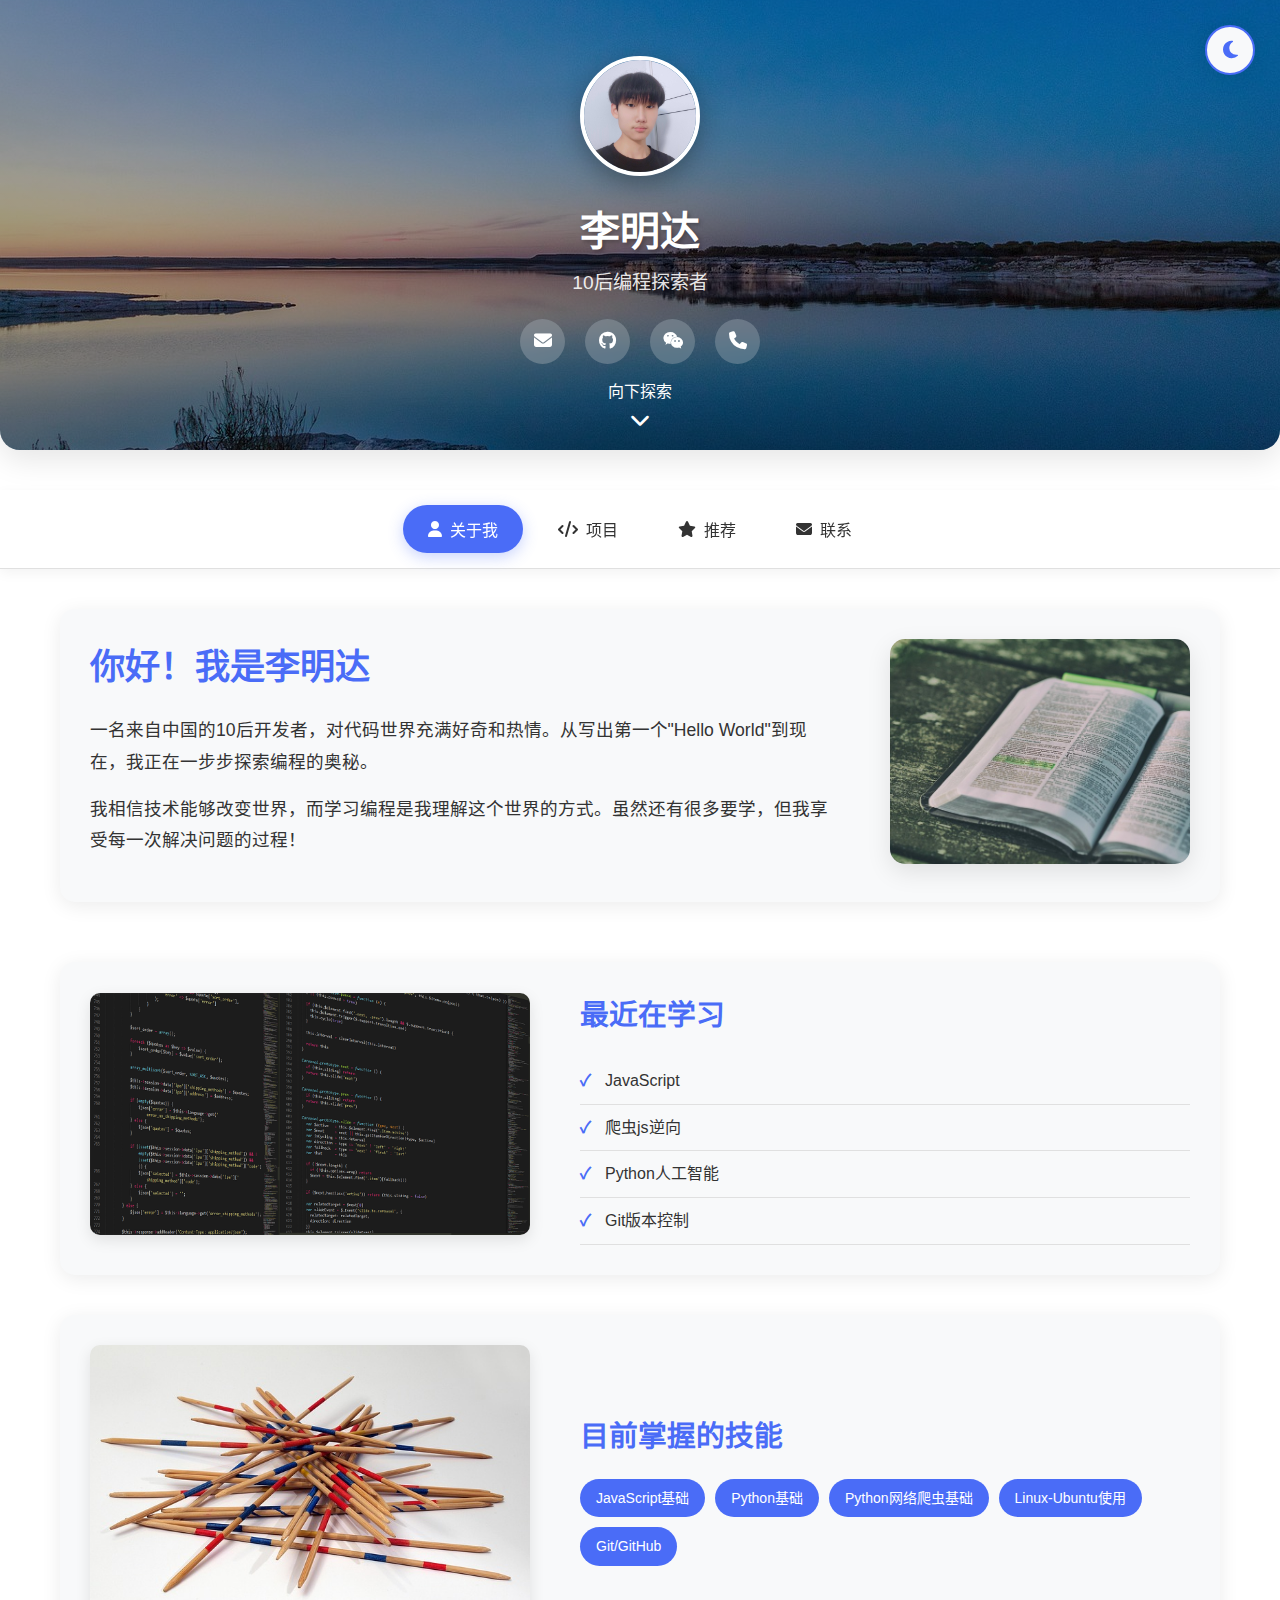
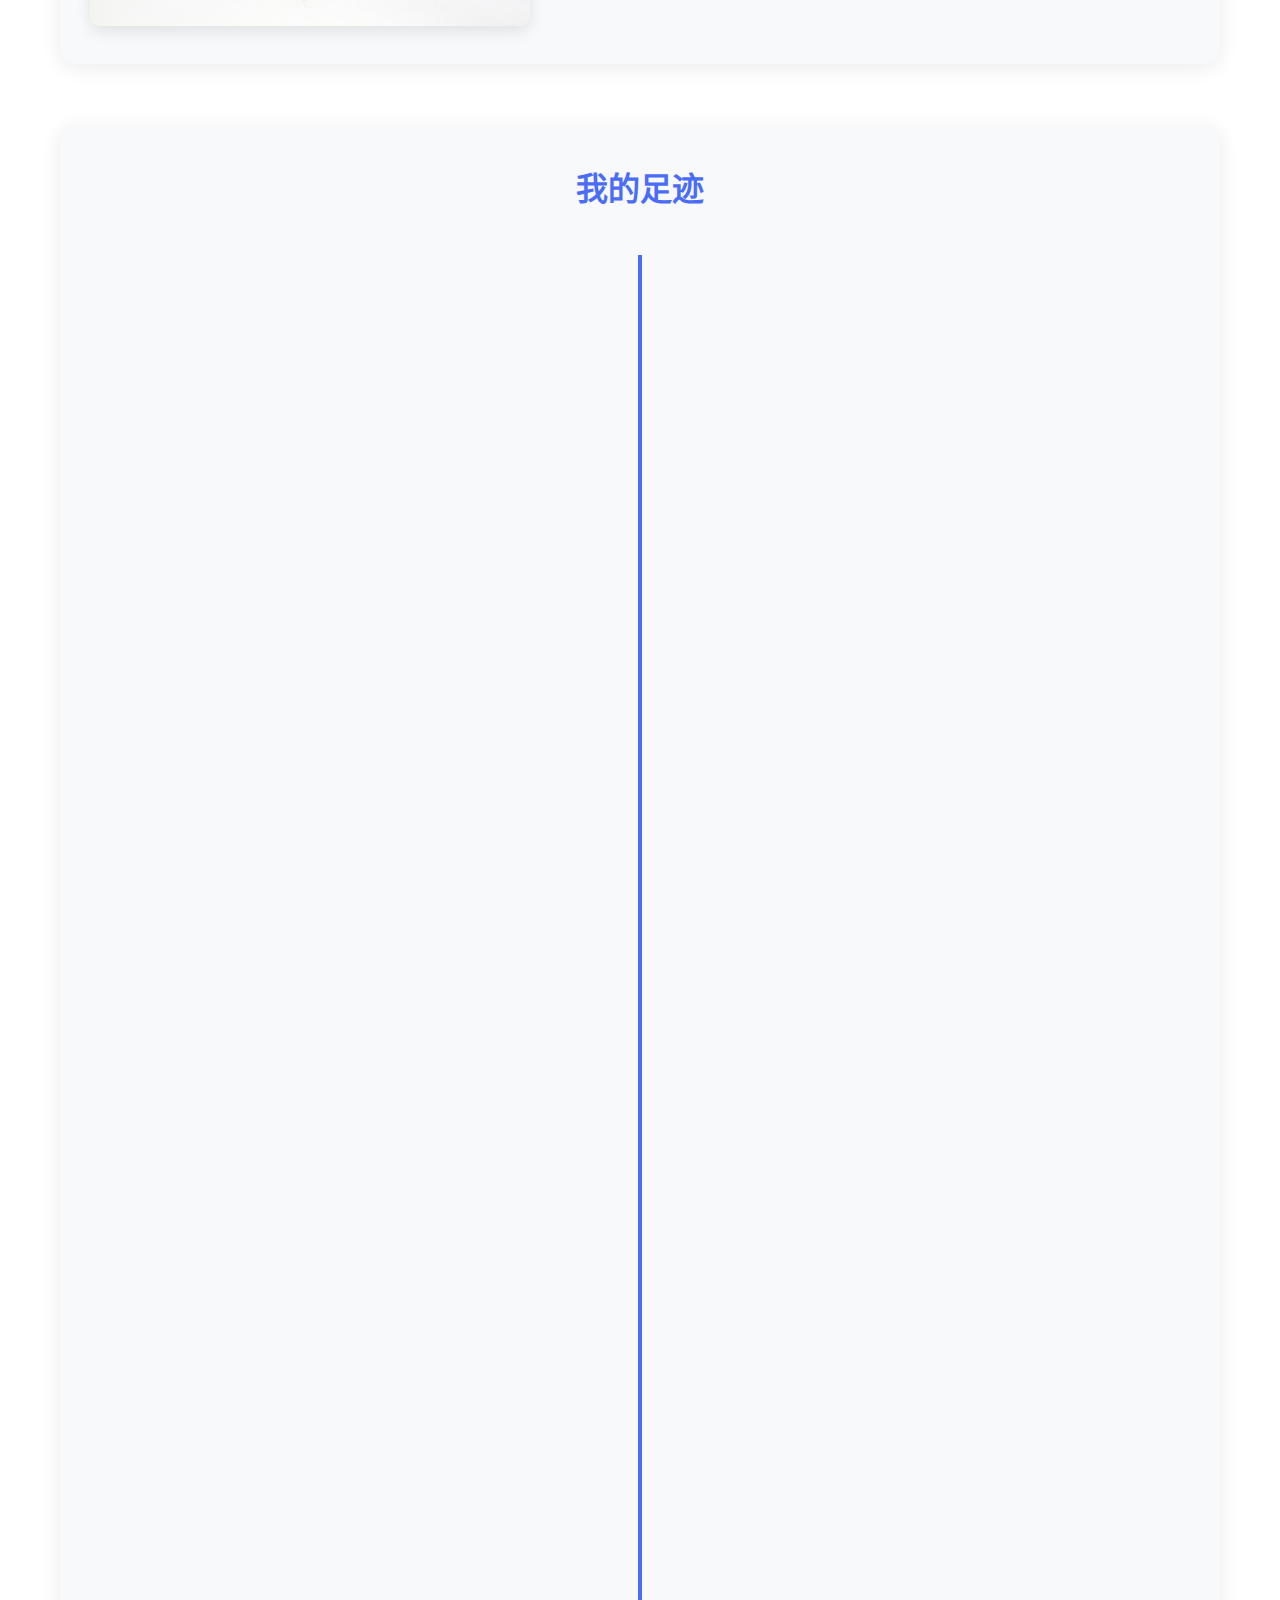
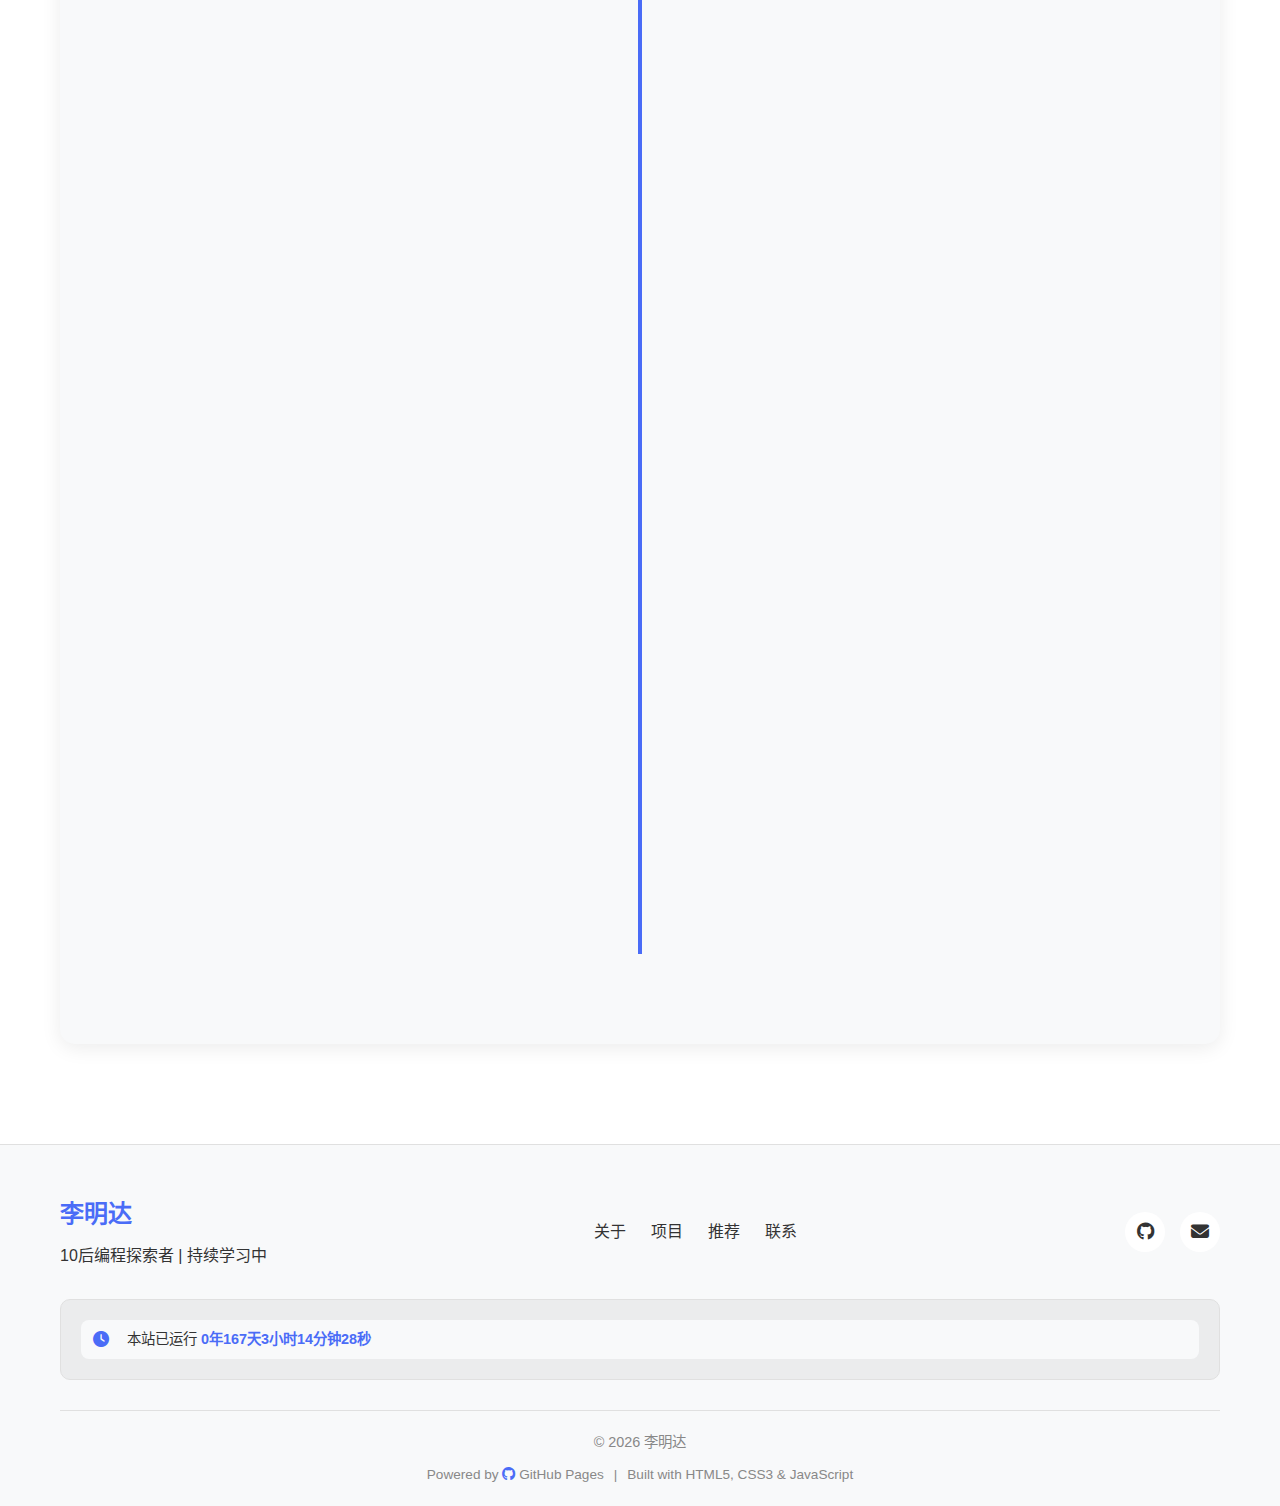
<file: index.html>
<!DOCTYPE html>
<html lang="zh-CN">
<head>
    <meta charset="UTF-8">
    <meta name="viewport" content="width=device-width, initial-scale=1.0">
    <title>个人网页</title>
    <link rel="stylesheet" href="https://cdnjs.cloudflare.com/ajax/libs/font-awesome/6.4.0/css/all.min.css">
    <link rel="stylesheet" href="css/style.css">
</head>
<body>
    <!-- 主题切换按钮 -->
    <button id="theme-toggle" class="theme-toggle">
        <i class="fas fa-moon"></i>
    </button>

    <!-- 顶部轮播区 -->
    <header class="hero-section">
        <div class="photo-slideshow" id="slideshow">
            <!-- 图片将通过JS动态加载 -->
        </div>

        <div class="hero-overlay">
            <div class="avatar-container">
                <img src="./photos/myphoto.jpg" alt="李明达" class="floating-avatar">
                <h1 class="hero-title">李明达</h1>
                <p class="hero-subtitle">10后编程探索者</p>

                <div class="quick-contact">
                    <a href="mailto:limingda1212@outlook.com" class="contact-icon" title="邮箱">
                        <i class="fas fa-envelope"></i>
                    </a>
                    <a href="https://github.com/limingda1212" target="_blank" class="contact-icon" title="GitHub">
                        <i class="fab fa-github"></i>
                    </a>
                    <a href="https://weixin.qq.com/" class="contact-icon" title="微信号: limingda1212">
                        <i class="fab fa-weixin"></i>
                    </a>
                    <a href="tel:+8617686965698" class="contact-icon" title="电话: +86 17686965698">
                        <i class="fas fa-phone"></i>
                    </a>
                </div>

                <div class="scroll-indicator">
                    <span>向下探索</span>
                    <i class="fas fa-chevron-down"></i>
                </div>
            </div>
        </div>
    </header>

    <!-- 主要内容区 -->
    <main class="main-content">
        <!-- 导航标签 -->
        <nav class="content-tabs">
            <div class="container">
                <div class="tabs-wrapper">
                    <button class="tab-btn active" data-tab="about">
                        <i class="fas fa-user"></i> 关于我
                    </button>
                    <button class="tab-btn" data-tab="projects">
                        <i class="fas fa-code"></i> 项目
                    </button>
                    <button class="tab-btn" data-tab="recommendations">
                        <i class="fas fa-star"></i> 推荐
                    </button>
                    <button class="tab-btn" data-tab="contact">
                        <i class="fas fa-envelope"></i> 联系
                    </button>
                </div>
            </div>
        </nav>

        <!-- 标签内容区 -->
        <div class="container">
            <!-- 关于我 -->
            <section class="tab-content active" id="about">
                <div class="about-intro">
                    <div class="intro-text">
                        <h2>你好！我是李明达</h2>
                        <p>一名来自中国的10后开发者，对代码世界充满好奇和热情。从写出第一个"Hello World"到现在，我正在一步步探索编程的奥秘。</p>
                        <p>我相信技术能够改变世界，而学习编程是我理解这个世界的方式。虽然还有很多要学，但我享受每一次解决问题的过程！</p>
                    </div>
                    <div class="intro-photo">
                        <img src="./photos/about1.jpg" alt="学习" class="rounded-photo">
                    </div>
                </div>

                <!-- 交替展示部分 -->
                <div class="alternating-section">
                    <div class="alternating-item">
                        <div class="item-photo">
                            <img src="./photos/coding.png" alt="编程">
                        </div>
                        <div class="item-text">
                            <h3>最近在学习</h3>
                            <ul class="learning-list">
                                <li>JavaScript</li>
                                <li>爬虫js逆向</li>
                                <li>Python人工智能</li>
                                <li>Git版本控制</li>
                            </ul>
                        </div>
                    </div>

                    <div class="alternating-item reverse">
                        <div class="item-text">
                            <h3>目前掌握的技能</h3>
                            <div class="skills-showcase">
                                <span class="skill-tag">JavaScript基础</span>
                                <span class="skill-tag">Python基础</span>
                                <span class="skill-tag">Python网络爬虫基础</span>
                                <span class="skill-tag">Linux-Ubuntu使用</span>
                                <span class="skill-tag">Git/GitHub</span>
                            </div>
                        </div>
                        <div class="item-photo">
                            <img src="./photos/skills.jpg" alt="技能">
                        </div>
                    </div>
                </div>

                <!-- 时间轴 -->
                <div class="timeline-section">
                    <h3>我的足迹</h3>
                    <div class="timeline">
                        <div class="timeline-track"></div>

                        <div class="timeline-item left">
                            <div class="timeline-content">
                                <div class="timeline-date">2022.09</div>
                                <h4>开始学习Scratch</h4>
                                <p>感觉编程很有意思</p>
                            </div>
                            <div class="timeline-marker"></div>
                        </div>

                        <div class="timeline-item right">
                            <div class="timeline-content">
                                <div class="timeline-date">2023.12</div>
                                <h4>开始学习Python</h4>
                                <p>正值初一寒假,在网购平台买了一本Python教程书,跟着视频课程学习简单好用易上手的Python</p>
                            </div>
                            <div class="timeline-marker"></div>
                        </div>

                        <div class="timeline-item left">
                            <div class="timeline-content">
                                <div class="timeline-date">2024.01</div>
                                <h4>编写第一个较为完整的Python程序</h4>
                                <p>跟着网课老师编写了一个名片管理程序</p>
                            </div>
                            <div class="timeline-marker"></div>
                        </div>

                        <div class="timeline-item right">
                            <div class="timeline-content">
                                <div class="timeline-date">2024.07</div>
                                <h4>开始学习Python的Tkinter</h4>
                                <p>通过在线教程学习,让自己的程序有了一个好看的界面</p>
                            </div>
                            <div class="timeline-marker"></div>
                        </div>

                         <div class="timeline-item left">
                            <div class="timeline-content">
                                <div class="timeline-date">2024.12</div>
                                <h4>继续学习Python的其他库</h4>
                                <p>学习了os,sys,time,datatime等库,并复习了Python基础和Tkinter</p>
                            </div>
                            <div class="timeline-marker"></div>
                        </div>

                        <div class="timeline-item right">
                            <div class="timeline-content">
                                <div class="timeline-date">2025.07</div>
                                <h4>开始学习Python网络爬虫</h4>
                                <p>在网上买了一本很厚的教程书,1000多页,虽然暑假只学完了基础,但学完之后感觉爬虫真的很有用</p>
                            </div>
                            <div class="timeline-marker"></div>
                        </div>

                        <div class="timeline-item left">
                            <div class="timeline-content">
                                <div class="timeline-date">2025.08</div>
                                <h4>编写了第一个真正完整的Python项目</h4>
                                <p>使用Python基础和爬虫知识编写了一个代理池管理项目,并使用Git进行版本维护,通过Github Actions自动维护,此后进行了大量修改,并拆分编写了云端部署版和本地版,功能越来越完善.截至2026.1已经有7万个代理</p>
                            </div>
                            <div class="timeline-marker"></div>
                        </div>

                        <div class="timeline-item right">
                            <div class="timeline-content">
                                <div class="timeline-date">2025.08</div>
                                <h4>开始学习Javascript</h4>
                                <p>出于爬虫js逆向的需要,开始学习Javascript</p>
                            </div>
                            <div class="timeline-marker"></div>
                        </div>

                        <div class="timeline-item left">
                            <div class="timeline-content">
                                <div class="timeline-date">2025.12</div>
                                <h4>训练的第一个深度学习模型(CRNN)</h4>
                                <p>由于爬虫经常被字符验证码拦截,为了通过验证,简单学习了深度学习知识,用pytorch训练了第一个成功的验证码识别模型,使用5阶段训练路线,对于较少干扰的普通字体和手写字体图像识别准确率达 100% ,较多干扰的普通字体和手写字体图像准确率 99%-97%, 没见过的其他风格的较难验证码也有 80% 左右的准确率</p>
                            </div>
                            <div class="timeline-marker"></div>
                        </div>

                        <div class="timeline-item right">
                            <div class="timeline-content">
                                <div class="timeline-date">2026.2</div>
                                <h4>编写自己的第一个个人网站</h4>
                                <p>使用Github Pages搭建了自己的第一个网站</p>
                            </div>
                            <div class="timeline-marker"></div>
                        </div>
                    </div>
                </div>
            </section>

            <!-- 项目 -->
            <section class="tab-content" id="projects">
                <div class="projects-grid">
                    <div class="project-card">
                        <div class="project-image">
                            <div class="project-tag">已完成</div>
                            <img src="./photos/project_images/project1.png" alt="个人网站项目">
                        </div>
                        <div class="project-info">
                            <h3>个人网站建设</h3>
                            <p>你正在看的这个网站！使用HTML、CSS和原生JavaScript开发，包含了响应式设计和主题切换功能。</p>
                            <div class="project-tech">
                                <span>HTML5</span>
                                <span>CSS3</span>
                                <span>JavaScript</span>
                            </div>
                            <a href="https://github.com/limingda1212/limingda1212.github.io" target="_blank" class="project-link">
                                <i class="fab fa-github"></i> 查看代码
                            </a>
                        </div>
                    </div>

                    <div class="project-card">
                        <div class="project-image">
                            <div class="project-tag">已完成</div>
                            <img src="./photos/project_images/project2.png" alt="进制转换工具">
                        </div>
                        <div class="project-info">
                            <h3>进制转换工具</h3>
                            <p>一个简单的进制转换工具,支持浮点小数,支持2-36进制</p>
                            <div class="project-tech">
                                <span>Python</span>
                            </div>
                            <a href="https://github.com/limingda1212/Number-Base-Conversion" target="_blank" class="project-link">
                                <i class="fab fa-github"></i> 查看代码
                            </a>
                        </div>
                    </div>

                    <div class="project-card">
                        <div class="project-image">
                            <div class="project-tag">已完成</div>
                            <img src="./photos/project_images/project3.png" alt="英汉词典软件">
                        </div>
                        <div class="project-info">
                            <h3>英汉词典软件</h3>
                            <p>通过有道翻译api获取翻译,并记录在本地,下次使用时可以直接从本地获取,通过查单词来完善本地词库</p>
                            <div class="project-tech">
                                <span>Python</span>
                                <span>API</span>
                                <span>JSON</span>
                            </div>
                            <a href="https://github.com/limingda1212/Translation" target="_blank" class="project-link">
                                <i class="fab fa-github"></i> 查看代码
                            </a>
                        </div>
                    </div>

                    <div class="project-card">
                        <div class="project-image">
                            <div class="project-tag">已完成</div>
                            <img src="./photos/project_images/project4.png" alt="密码字典">
                        </div>
                        <div class="project-info">
                            <h3>密码字典</h3>
                            <p>收集的各种密码字典,方便进行密码破解</p>
                            <div class="project-tech">
                                <span>txt</span>
                            </div>
                            <a href="https://github.com/limingda1212/Key-Dictionary" target="_blank" class="project-link">
                                <i class="fab fa-github"></i> 查看代码
                            </a>
                        </div>
                    </div>

                     <div class="project-card">
                        <div class="project-image">
                            <div class="project-tag">已完成</div>
                            <img src="./photos/project_images/project5.png" alt="代理池管理">
                        </div>
                        <div class="project-info">
                            <h3>代理池管理</h3>
                            <p>An efficient proxy pool management project that supports numerous functions, allows cloud and local synchronized deployment, and comes with about 70,000 proxies.一个高效的代理池管理项目,支持众多功能,支持云端本地同步部署,项目自带约7万个代理.</p>
                            <div class="project-tech">
                                <span>Python</span>
                                <span>HTML</span>
                                <span>API</span>
                                <span>JSON</span>
                                <span>JavaScript</span>
                            </div>
                            <a href="https://github.com/limingda1212/ProxyPool" target="_blank" class="project-link">
                                <i class="fab fa-github"></i> 查看代码
                            </a>
                        </div>
                    </div>

                    <div class="project-card">
                        <div class="project-image">
                            <div class="project-tag">已完成</div>
                            <img src="./photos/project_images/project6.png" alt="V2ray代理检测">
                        </div>
                        <div class="project-info">
                            <h3>V2ray代理爬取+检测</h3>
                            <p>An efficient V2ray proxies detection tool based on the Xray core, supporting download speed testing.一个基于Xray内核的高效代理节点检测工具,支持下载速度测试.</p>
                            <div class="project-tech">
                                <span>Python</span>
                            </div>
                            <a href="https://github.com/limingda1212/XrayChecker" target="_blank" class="project-link">
                                <i class="fab fa-github"></i> 查看代码
                            </a>
                        </div>
                    </div>

                    <div class="project-card">
                        <div class="project-image">
                            <div class="project-tag">已完成</div>
                            <img src="./photos/project_images/project7.png" alt="视频解析">
                        </div>
                        <div class="project-info">
                            <h3>多地址视频解析,VIP免费观看</h3>
                            <p>视频解析软件,支持多种服务,畅享VIP视频(注意:所有解析接口均来源于网络,本项目不存储任何视频资源,仅提供调用工具,供学习使用,请在24小时内删除)</p>
                            <div class="project-tech">
                                <span>Python</span>
                            </div>
                            <a href="https://github.com/limingda1212/VideoParser" target="_blank" class="project-link">
                                <i class="fab fa-github"></i> 查看代码
                            </a>
                        </div>
                    </div>

                    <div class="project-card">
                        <div class="project-image">
                            <div class="project-tag">已完成</div>
                            <img src="./photos/project_images/project8.png" alt="图片工具箱">
                        </div>
                        <div class="project-info">
                            <h3>全面的图片工具箱</h3>
                            <p>图片工具箱软件,包含图片编辑,图片查看,图片转icon,图片藏字,图片藏字解析5个工具</p>
                            <div class="project-tech">
                                <span>Python</span>
                            </div>
                            <a href="https://github.com/limingda1212/ImageToolBox" target="_blank" class="project-link">
                                <i class="fab fa-github"></i> 查看代码
                            </a>
                        </div>
                    </div>


<!--                    <button class="project-link" disabled>   -->
<!--                      <i class="fas fa-clock"></i> 准备中   -->
<!--                    </button>   -->
                </div>
            </section>

            <!-- 推荐 -->
            <section class="tab-content" id="recommendations">
                <div class="recommendations-grid">
                    <!-- 资源推荐 -->
                    <div class="recommendation-section">
                        <h3><i class="fas fa-globe"></i> 推荐资源</h3>
                        <div class="recommendation-list">
                            <div class="rec-card">
                                <div class="rec-icon">
                                    <i class="fab fa-codepen"></i>
                                </div>
                                <div class="rec-info">
                                    <h4>Yandex</h4>
                                    <p>俄罗斯最大的搜索引擎,具有海量优质搜索内容</p>
                                    <a href="https://yandex.com/" target="_blank">访问网站 →</a>
                                </div>
                            </div>

                            <div class="rec-card">
                                <div class="rec-icon">
                                    <i class="fab fa-codepen"></i>
                                </div>
                                <div class="rec-info">
                                    <h4>HF-Mirror</h4>
                                    <p>国内HuggingFace镜像,大量人工智能模型和数据集</p>
                                    <a href="https://hf-mirror.com/" target="_blank">访问网站 →</a>
                                </div>
                            </div>

                            <div class="rec-card">
                                <div class="rec-icon">
                                    <i class="fab fa-codepen"></i>
                                </div>
                                <div class="rec-info">
                                    <h4>TechSpot</h4>
                                    <p>一个面向计算机和科技爱好者的综合技术资讯网站,提供新闻、产品评测、软件下载和技术分析</p>
                                    <a href="https://www.techspot.com/" target="_blank">访问网站 →</a>
                                </div>
                            </div>

                            <div class="rec-card">
                                <div class="rec-icon">
                                    <i class="fab fa-codepen"></i>
                                </div>
                                <div class="rec-info">
                                    <h4>学习强国</h4>
                                    <p>由中共中央宣传部组织建设的在线学习平台,提供科学理论学习和思想文化聚合的资源</p>
                                    <a href="https://www.xuexi.cn/" target="_blank">访问网站 →</a>
                                </div>
                            </div>

                            <div class="rec-card">
                                <div class="rec-icon">
                                    <i class="fab fa-codepen"></i>
                                </div>
                                <div class="rec-info">
                                    <h4>廖雪峰的官方网站</h4>
                                    <p>专注于提供计算机编程学习资源的平台,所有的教程和资料都是中文的,对于中文母语者来说非常友好</p>
                                    <a href="https://liaoxuefeng.com/index.html" target="_blank">访问网站 →</a>
                                </div>
                            </div>

                            <div class="rec-card">
                                <div class="rec-icon">
                                    <i class="fab fa-codepen"></i>
                                </div>
                                <div class="rec-info">
                                    <h4>PNGmg</h4>
                                    <p>提供高质量PNG图像资源的在线图片库这个网站,由一个小团队创建,他们平时的工作需要大量的免抠素材,因此创建了PngImg来分享这些资源</p>
                                    <a href="https://pngimg.com/images/animals/anaconda" target="_blank">访问网站 →</a>
                                </div>
                            </div>

                            <div class="rec-card">
                                <div class="rec-icon">
                                    <i class="fab fa-codepen"></i>
                                </div>
                                <div class="rec-info">
                                    <h4>pixabay</h4>
                                    <p>免费的图库网站,成立于2010年,提供大量的免版权费媒体资源,包括照片、插图、矢量图、视频和音乐等</p>
                                    <a href="https://pixabay.com/zh/photos/" target="_blank">访问网站 →</a>
                                </div>
                            </div>

                            <div class="rec-card">
                                <div class="rec-icon">
                                    <i class="fab fa-codepen"></i>
                                </div>
                                <div class="rec-info">
                                    <h4>共青春</h4>
                                    <p>提供免费影片资源,较稳定</p>
                                    <a href="https://gqc.ink/" target="_blank">访问网站 →</a>
                                </div>
                            </div>

                            <div class="rec-card">
                                <div class="rec-icon">
                                    <i class="fab fa-codepen"></i>
                                </div>
                                <div class="rec-info">
                                    <h4>100font</h4>
                                    <p>提供各种免费字体,可商用</p>
                                    <a href="https://www.100font.com/" target="_blank">访问网站 →</a>
                                </div>
                            </div>
                        </div>
                    </div>

                    <!-- 工具推荐 -->
                    <div class="recommendation-section">
                        <h3><i class="fas fa-tools"></i> 推荐工具</h3>
                        <div class="recommendation-list">
                            <div class="rec-card">
                                <div class="rec-icon">
                                    <i class="fas fa-code"></i>
                                </div>
                                <div class="rec-info">
                                    <h4>VS Code</h4>
                                    <p>微软出品的免费代码编辑器，插件丰富，适合各种语言</p>
                                </div>
                            </div>

                            <div class="rec-card">
                                <div class="rec-icon">
                                    <i class="fab fa-figma"></i>
                                </div>
                                <div class="rec-info">
                                    <h4>Motrix</h4>
                                    <p>下载器,支持多连接,中断,支持各种平台</p>
                                </div>
                            </div>

                            <div class="rec-card">
                                <div class="rec-icon">
                                    <i class="fas fa-terminal"></i>
                                </div>
                                <div class="rec-info">
                                    <h4>Git & GitHub</h4>
                                    <p>版本控制和代码托管，开发者必备技能</p>
                                </div>
                            </div>
                        </div>
                    </div>

                    <!-- 学习资源 -->
                    <div class="recommendation-section full-width">
                        <h3><i class="fas fa-book"></i> 学习资源</h3>
                        <div class="resource-grid">
                            <div class="resource-card">
                                <h4>在线学习</h4>
                                <ul>
                                    <li>bilibili - 国内免费且优质的各种课程</li>
                                    <li>菜鸟教程 - 各种教程</li>
                                    <li>廖雪峰的官方网站 - 详细的编程教程</li>
                                </ul>
                            </div>
                            <div class="resource-card">
                                <h4>书籍推荐</h4>
                                <ul>
                                    <li>《python3网络爬虫开发实战(第2版)》崔庆才</li>
                                    <li>《零基础学Python》老齐</li>
                                    <li>《代码整洁之道》Robert C. Martin</li>
                                </ul>
                            </div>
                        </div>
                    </div>
                </div>
            </section>

            <!-- 联系方式 -->
            <section class="tab-content" id="contact">
                <div class="contact-container">
                    <!-- 联系信息 -->
                    <div class="contact-info">
                        <h3>保持联系</h3>
                        <p>如果你对技术、项目合作或者只是想打个招呼，欢迎联系我！</p>

                        <!-- 留言板部分 -->
                        <div class="message-board">
                            <h4><i class="fas fa-comments"></i> 留言板</h4>
                            <p>你可以通过GitHub Issues给我留言：</p>
                            <a href="https://github.com/limingda1212/limingda1212.github.io/issues/new"
                               target="_blank"
                               class="new-issue-btn">
                                <i class="fab fa-github"></i> 发起留言
                            </a>

                            <!-- 留言列表容器 -->
                            <div class="messages-container">
                                <h5>最近留言</h5>
                                <div id="messages-list" class="messages-list">
                                    <div class="loading-messages">
                                        <i class="fas fa-spinner fa-spin"></i> 正在加载留言...
                                    </div>
                                </div>
                                <div id="messages-error" class="messages-error" style="display: none;">
                                    <p>无法加载留言，请稍后再试或<a href="https://github.com/limingda1212/limingda1212.github.io/issues" target="_blank">直接在GitHub查看</a></p>
                                </div>
                            </div>
                        </div>
                    </div>

                    <div class="contact-details">
                        <!-- 联系方式内容 -->
                        <div class="contact-item">
                            <i class="fas fa-envelope"></i>
                            <div>
                                <h4>邮箱</h4>
                                <p>limingda1212@outlook.com</p>
                                <p>lmd101212@gmail.com</p>
                            </div>
                        </div>

                        <div class="contact-item">
                            <i class="fab fa-github"></i>
                            <div>
                                <h4>GitHub</h4>
                                <a href="https://github.com/limingda1212" target="_blank">
                                    github.com/limingda1212
                                </a>
                            </div>
                        </div>

                        <div class="contact-item">
                            <i class="fab fa-weixin"></i>
                            <div>
                                <h4>微信</h4>
                                <p>微信号: limingda1212</p>
                            </div>
                        </div>

                        <div class="contact-item">
                            <i class="fas fa-phone"></i>
                            <div>
                                <h4>电话</h4>
                                <p>176-8696-5698</p>
                            </div>
                        </div>
                    </div>
                </div>
            </section>
        </div>
    </main>

    <!-- 页脚 -->
    <footer class="footer">
        <div class="container">
            <div class="footer-content">
                <div class="footer-info">
                    <h4>李明达</h4>
                    <p>10后编程探索者 | 持续学习中</p>
                </div>
                <div class="footer-links">
                    <a href="#" data-tab="about" class="footer-tab-link">关于</a>
                    <a href="#" data-tab="projects" class="footer-tab-link">项目</a>
                    <a href="#" data-tab="recommendations" class="footer-tab-link">推荐</a>
                    <a href="#" data-tab="contact" class="footer-tab-link">联系</a>
                </div>
                <div class="footer-social">
                    <a href="https://github.com/limingda1212" target="_blank" title="GitHub">
                        <i class="fab fa-github"></i>
                    </a>
                    <a href="mailto:limingda1212@outlook.com" title="邮箱">
                        <i class="fas fa-envelope"></i>
                    </a>
                </div>
            </div>

            <!-- 添加统计信息 -->
            <div class="footer-stats">
                <div class="stats-item">
                    <i class="fas fa-clock"></i>
                    <span>本站已运行 <span id="sitetime">0天0小时0分钟0秒</span></span>
                </div>
            </div>

            <div class="footer-bottom">
                <p>&copy; 2026 李明达</p>
                <p class="footer-tech">
                    <span>Powered by <i class="fab fa-github"></i> GitHub Pages</span>
                    <span> | </span>
                    <span>Built with HTML5, CSS3 & JavaScript</span>
                </p>
            </div>
        </div>
    </footer>

    <!-- 声明弹窗 -->
    <div id="disclaimer-modal" class="modal">
        <div class="modal-content">
            <div class="modal-header">
                <h3>📢 声明</h3>
                <span class="modal-close">&times;</span>
            </div>
            <div class="modal-body">
                <p>所有推荐内容均为站主个人收集与真心推荐，绝非广告。所推荐资源均来自互联网，请<strong>理性、合法使用</strong>。</p>
                <p>站主不对第三方资源的准确性、安全性及可靠性负责，使用过程中产生的一切后果与本站无关。</p>
                <p><strong>继续则表示已知晓上述声明</strong></p>
            </div>
            <div class="modal-footer">
                <button class="modal-btn">我知道了</button>
            </div>
        </div>
    </div>

    <!-- 回到顶部按钮 -->
    <button id="back-to-top" class="back-to-top">
        <i class="fas fa-chevron-up"></i>
    </button>

    <script src="js/script.js"></script>
</body>
</html>
</file>
<file: css/style.css>
/* 全局重置 & 基础变量 */
* {
    margin: 0;
    padding: 0;
    box-sizing: border-box;
    transition: all 0.3s ease;
}

:root {
    /* 亮主题 */
    --bg-color: #ffffff;
    --text-color: #333333;
    --accent-color: #4a6cf7;
    --secondary-color: #6c63ff;
    --card-bg: #f8f9fa;
    --border-color: #e0e0e0;
    --shadow: 0 4px 20px rgba(0, 0, 0, 0.08);
    --gradient: linear-gradient(135deg, #667eea 0%, #764ba2 100%);
}

body.dark-theme {
    /* 暗主题 */
    --bg-color: #1a1a2e;
    --text-color: #e0e0e0;
    --accent-color: #7b93ff;
    --secondary-color: #8a7fff;
    --card-bg: #24243e;
    --border-color: #333344;
    --shadow: 0 4px 20px rgba(0, 0, 0, 0.2);
    --gradient: linear-gradient(135deg, #667eea 0%, #764ba2 100%);
}

body {
    font-family: 'Segoe UI', 'PingFang SC', 'Microsoft YaHei', sans-serif;
    background-color: var(--bg-color);
    color: var(--text-color);
    line-height: 1.6;
    overflow-x: hidden;
}

.container {
    max-width: 1200px;
    margin: 0 auto;
    padding: 0 20px;
}

/* 主题切换按钮 */
.theme-toggle {
    position: fixed;
    top: 25px;
    right: 25px;
    width: 50px;
    height: 50px;
    border-radius: 50%;
    border: 2px solid var(--accent-color);
    background-color: var(--card-bg);
    color: var(--accent-color);
    font-size: 20px;
    cursor: pointer;
    z-index: 1000;
    display: flex;
    align-items: center;
    justify-content: center;
    box-shadow: var(--shadow);
    transition: all 0.3s ease;
}

.theme-toggle:hover {
    transform: rotate(30deg) scale(1.1);
    background-color: var(--accent-color);
    color: white;
}

/* 顶部轮播区 */
.hero-section {
    height: 50vh;
    min-height: 435px;
    position: relative;
    overflow: hidden;
    border-radius: 0 0 20px 20px;
    box-shadow: 0 10px 30px rgba(0, 0, 0, 0.1);
}

.photo-slideshow {
    position: absolute;
    top: 0;
    left: 0;
    width: 100%;
    height: 100%;
    z-index: 1;
}

.photo-slide {
    position: absolute;
    top: 0;
    left: 0;
    width: 100%;
    height: 100%;
    opacity: 0;
    transition: opacity 1.5s ease-in-out;
    object-fit: cover;
}

.photo-slide.active {
    opacity: 1;
}

.hero-overlay {
    position: absolute;
    top: 0;
    left: 0;
    width: 100%;
    height: 100%;
    background: linear-gradient(45deg, rgba(0,0,0,0.4), rgba(0,0,0,0.2));
    z-index: 2;
    display: flex;
    align-items: center;
    justify-content: center;
}

.avatar-container {
    text-align: center;
    animation: fadeInUp 1s ease-out;
}

.floating-avatar {
    width: 120px;
    height: 120px;
    border-radius: 50%;
    object-fit: cover;
    border: 4px solid white;
    box-shadow: 0 8px 25px rgba(0, 0, 0, 0.3);
    animation: float 3s ease-in-out infinite;
    margin-bottom: 15px;
}

.hero-title {
    font-size: 2.5rem;
    color: white;
    margin-bottom: 5px;
    text-shadow: 2px 2px 4px rgba(0, 0, 0, 0.3);
}

.hero-subtitle {
    font-size: 1.2rem;
    color: rgba(255, 255, 255, 0.9);
    margin-bottom: 20px;
}

.quick-contact {
    display: flex;
    justify-content: center;
    gap: 20px;
    margin-bottom: 30px;
}

.contact-icon {
    width: 45px;
    height: 45px;
    border-radius: 50%;
    background: rgba(255, 255, 255, 0.2);
    display: flex;
    align-items: center;
    justify-content: center;
    color: white;
    font-size: 18px;
    transition: all 0.3s ease;
    text-decoration: none;
    backdrop-filter: blur(10px);
}

.contact-icon:hover {
    transform: translateY(-5px);
    background: var(--accent-color);
    box-shadow: 0 5px 15px rgba(0, 0, 0, 0.2);
}

.scroll-indicator {
    position: absolute;
    bottom: 20px;
    left: 50%;
    transform: translateX(-50%);
    color: white;
    display: flex;
    flex-direction: column;
    align-items: center;
    gap: 5px;
    animation: bounce 2s infinite;
    cursor: pointer;
}

.scroll-indicator i {
    font-size: 20px;
}

/* 主要内容区 */
.main-content {
    padding: 40px 0;
}

.content-tabs {
    position: sticky;
    top: 0;
    z-index: 100;
    background-color: var(--bg-color);
    padding: 15px 0;
    border-bottom: 1px solid var(--border-color);
    margin-bottom: 40px;
    box-shadow: 0 4px 12px rgba(0, 0, 0, 0.05);
}

.tabs-wrapper {
    display: flex;
    justify-content: center;
    gap: 10px;
}

.tab-btn {
    padding: 12px 25px;
    border: none;
    background: none;
    color: var(--text-color);
    font-size: 16px;
    cursor: pointer;
    border-radius: 25px;
    display: flex;
    align-items: center;
    gap: 8px;
    transition: all 0.3s ease;
}

.tab-btn:hover {
    background-color: var(--card-bg);
    transform: translateY(-2px);
}

.tab-btn.active {
    background-color: var(--accent-color);
    color: white;
    box-shadow: 0 4px 15px rgba(74, 108, 247, 0.3);
}

.tab-content {
    display: none;
    animation: fadeIn 0.5s ease-out;
}

.tab-content.active {
    display: block;
}

/* 关于我样式 */
.about-intro {
    display: flex;
    gap: 50px;
    align-items: center;
    margin-bottom: 60px;
    padding: 30px;
    background-color: var(--card-bg);
    border-radius: 15px;
    box-shadow: var(--shadow);
}

.intro-text {
    flex: 1;
}

.intro-text h2 {
    font-size: 2.2rem;
    color: var(--accent-color);
    margin-bottom: 20px;
}

.intro-text p {
    margin-bottom: 15px;
    font-size: 1.1rem;
    line-height: 1.8;
}

.intro-photo {
    flex: 0 0 300px;
}

.rounded-photo {
    width: 100%;
    border-radius: 15px;
    box-shadow: 0 8px 25px rgba(0, 0, 0, 0.1);
    transition: transform 0.3s ease;
}

.rounded-photo:hover {
    transform: scale(1.02);
}

/* 交替展示部分 */
.alternating-section {
    margin-bottom: 60px;
}

.alternating-item {
    display: flex;
    align-items: center;
    gap: 50px;
    margin-bottom: 40px;
    padding: 30px;
    background-color: var(--card-bg);
    border-radius: 15px;
    box-shadow: var(--shadow);
}

.alternating-item.reverse {
    flex-direction: row-reverse;
}

.item-photo {
    flex: 0 0 40%;
}

.item-photo img {
    width: 100%;
    border-radius: 10px;
    box-shadow: 0 5px 15px rgba(0, 0, 0, 0.1);
}

.item-text {
    flex: 1;
}

.item-text h3 {
    color: var(--accent-color);
    margin-bottom: 20px;
    font-size: 1.8rem;
}

.learning-list {
    list-style: none;
}

.learning-list li {
    padding: 10px 0;
    border-bottom: 1px solid var(--border-color);
    position: relative;
    padding-left: 25px;
}

.learning-list li:before {
    content: "✓";
    color: var(--accent-color);
    position: absolute;
    left: 0;
    font-weight: bold;
}

.skills-showcase {
    display: flex;
    flex-wrap: wrap;
    gap: 10px;
    margin-top: 20px;
}

.skill-tag {
    background-color: var(--accent-color);
    color: white;
    padding: 8px 16px;
    border-radius: 20px;
    font-size: 14px;
    transition: all 0.3s ease;
}

.skill-tag:hover {
    transform: translateY(-3px);
    box-shadow: 0 4px 8px rgba(0, 0, 0, 0.1);
}

/* 时间轴样式 */
.timeline-section {
    margin-top: 60px;
    padding: 40px;
    background-color: var(--card-bg);
    border-radius: 15px;
    box-shadow: var(--shadow);
}

.timeline-section h3 {
    text-align: center;
    color: var(--accent-color);
    font-size: 2rem;
    margin-bottom: 40px;
}

.timeline {
    position: relative;
    max-width: 800px;
    margin: 0 auto;
}

.timeline-track {
    position: absolute;
    left: 50%;
    top: 0;
    bottom: 0;
    width: 4px;
    background: var(--accent-color);
    transform: translateX(-50%);
    z-index: 1;
}

.timeline-item {
    position: relative;
    margin-bottom: 50px;
    width: 45%;
    animation: slideIn 0.6s ease-out;
}

.timeline-item.left {
    left: 0;
}

.timeline-item.right {
    left: 55%;
}

.timeline-content {
    background-color: var(--bg-color);
    padding: 20px;
    border-radius: 10px;
    box-shadow: 0 3px 15px rgba(0, 0, 0, 0.1);
    position: relative;
    border: 1px solid var(--border-color);
}

.timeline-date {
    color: var(--accent-color);
    font-weight: bold;
    margin-bottom: 10px;
    font-size: 0.9rem;
}

.timeline-content h4 {
    color: var(--text-color);
    margin-bottom: 10px;
    font-size: 1.2rem;
}

.timeline-marker {
    position: absolute;
    width: 20px;
    height: 20px;
    background-color: var(--accent-color);
    border: 4px solid var(--bg-color);
    border-radius: 50%;
    top: 20px;
    z-index: 2;
}

.timeline-item.left .timeline-marker {
    right: -62px;
}

.timeline-item.right .timeline-marker {
    left: -62px;
}

/* 项目样式 */
.projects-grid {
    display: grid;
    grid-template-columns: repeat(auto-fit, minmax(350px, 1fr));
    gap: 30px;
    margin-top: 20px;
}

.project-card {
    background-color: var(--card-bg);
    border-radius: 15px;
    overflow: hidden;
    box-shadow: var(--shadow);
    transition: transform 0.3s ease, box-shadow 0.3s ease;
    display: flex;
    flex-direction: column;
}

.project-card:hover {
    transform: translateY(-10px);
    box-shadow: 0 15px 30px rgba(0, 0, 0, 0.15);
}

.project-image {
    position: relative;
    height: 200px;
    overflow: hidden;
}

.project-image img {
    width: 100%;
    height: 100%;
    object-fit: cover;
    transition: transform 0.5s ease;
}

.project-card:hover .project-image img {
    transform: scale(1.05);
}

.project-tag {
    position: absolute;
    top: 15px;
    right: 15px;
    background-color: var(--accent-color);
    color: white;
    padding: 5px 12px;
    border-radius: 15px;
    font-size: 12px;
    font-weight: bold;
}

.project-info {
    padding: 25px;
    flex: 1;
    display: flex;
    flex-direction: column;
}

.project-info h3 {
    color: var(--accent-color);
    margin-bottom: 15px;
    font-size: 1.4rem;
}

.project-info p {
    color: var(--text-color);
    margin-bottom: 20px;
    line-height: 1.6;
    flex: 1;
}

.project-tech {
    display: flex;
    flex-wrap: wrap;
    gap: 8px;
    margin-bottom: 20px;
}

.project-tech span {
    background-color: rgba(74, 108, 247, 0.1);
    color: var(--accent-color);
    padding: 5px 12px;
    border-radius: 15px;
    font-size: 12px;
}

.project-link {
    display: inline-flex;
    align-items: center;
    gap: 8px;
    background-color: var(--accent-color);
    color: white;
    padding: 10px 20px;
    border-radius: 25px;
    text-decoration: none;
    font-weight: 500;
    transition: all 0.3s ease;
    border: none;
    cursor: pointer;
    justify-content: center;
}

.project-link:hover {
    background-color: #3a5ce7;
    transform: translateY(-2px);
    box-shadow: 0 5px 15px rgba(0, 0, 0, 0.1);
}

.project-link:disabled {
    opacity: 0.5;
    cursor: not-allowed;
}

/* 推荐样式 */
.recommendations-grid {
    display: flex;
    flex-direction: column;
    gap: 40px;
}

.recommendation-section {
    background-color: var(--card-bg);
    padding: 20px;
    border-radius: 15px;
    box-shadow: var(--shadow);
}

.recommendation-section h3 {
    color: var(--accent-color);
    margin-bottom: 25px;
    font-size: 1.8rem;
    display: flex;
    align-items: center;
    gap: 10px;
}

.recommendation-list {
    display: grid;
    grid-template-columns: repeat(auto-fit, minmax(300px, 1fr));
    gap: 20px;
}

.rec-card {
    display: flex;
    gap: 20px;
    padding: 20px;
    background-color: var(--bg-color);
    border-radius: 10px;
    border: 1px solid var(--border-color);
    transition: transform 0.3s ease, box-shadow 0.3s ease;
}

.rec-card:hover {
    transform: translateY(-5px);
    box-shadow: 0 8px 20px rgba(0, 0, 0, 0.1);
}

.rec-icon {
    flex: 0 0 60px;
    height: 60px;
    background-color: rgba(74, 108, 247, 0.1);
    border-radius: 50%;
    display: flex;
    align-items: center;
    justify-content: center;
    color: var(--accent-color);
    font-size: 24px;
}

.rec-info h4 {
    color: var(--text-color);
    margin-bottom: 8px;
    font-size: 1.2rem;
}

.rec-info p {
    color: #666;
    margin-bottom: 10px;
    font-size: 0.95rem;
    line-height: 1.5;
}

.rec-info a {
    color: var(--accent-color);
    text-decoration: none;
    font-weight: 500;
    font-size: 0.9rem;
    transition: color 0.3s ease;
}

.rec-info a:hover {
    color: #3a5ce7;
    text-decoration: underline;
}

.full-width .recommendation-list {
    grid-template-columns: 1fr;
}

.resource-grid {
    display: grid;
    grid-template-columns: repeat(auto-fit, minmax(250px, 1fr));
    gap: 20px;
}

.resource-card {
    padding: 20px;
    background-color: var(--bg-color);
    border-radius: 10px;
    border: 1px solid var(--border-color);
}

.resource-card h4 {
    color: var(--accent-color);
    margin-bottom: 15px;
    font-size: 1.2rem;
}

.resource-card ul {
    list-style: none;
}

.resource-card li {
    padding: 8px 0;
    border-bottom: 1px solid var(--border-color);
    position: relative;
    padding-left: 20px;
}

.resource-card li:before {
    content: "•";
    color: var(--accent-color);
    position: absolute;
    left: 0;
    font-size: 1.2rem;
}

/* 联系方式样式 */
.contact-container {
    display: grid;
    grid-template-columns: repeat(auto-fit, minmax(350px, 1fr));
    gap: 50px;
    background-color: var(--card-bg);
    padding: 30px;
    border-radius: 15px;
    box-shadow: var(--shadow);
}

.contact-info p {
    margin-bottom: 30px;
    color: #666;
    line-height: 1.6;
}

.contact-details {
    display: flex;
    flex-direction: column;
    gap: 25px;
}

.contact-item {
    display: flex;
    align-items: center;
    gap: 20px;
}

.contact-item i {
    width: 50px;
    height: 50px;
    background-color: rgba(74, 108, 247, 0.1);
    border-radius: 50%;
    display: flex;
    align-items: center;
    justify-content: center;
    color: var(--accent-color);
    font-size: 20px;
}

.contact-item h4 {
    color: var(--text-color);
    margin-bottom: 5px;
    font-size: 1.1rem;
}

.contact-item p,
.contact-item a {
    color: #666;
    text-decoration: none;
    transition: color 0.3s ease;
}

.contact-item a:hover {
    color: var(--accent-color);
    text-decoration: underline;
}

.form-group {
    margin-bottom: 20px;
}

.form-group input,
.form-group textarea {
    width: 100%;
    padding: 12px 15px;
    border: 1px solid var(--border-color);
    border-radius: 8px;
    background-color: var(--bg-color);
    color: var(--text-color);
    font-size: 16px;
    transition: all 0.3s ease;
}

.form-group input:focus,
.form-group textarea:focus {
    outline: none;
    border-color: var(--accent-color);
    box-shadow: 0 0 0 3px rgba(74, 108, 247, 0.1);
}

.submit-btn {
    width: 100%;
    padding: 14px;
    background-color: var(--accent-color);
    color: white;
    border: none;
    border-radius: 8px;
    font-size: 16px;
    font-weight: 500;
    cursor: pointer;
    display: flex;
    align-items: center;
    justify-content: center;
    gap: 10px;
    transition: all 0.3s ease;
}

.submit-btn:hover {
    background-color: #3a5ce7;
    transform: translateY(-2px);
    box-shadow: 0 5px 15px rgba(0, 0, 0, 0.1);
}

.form-note {
    margin-top: 15px;
    font-size: 0.85rem;
    color: #888;
    text-align: center;
}

/* 留言板样式 */
.message-board {
    margin-top: 40px;
    padding: 25px;
    background-color: var(--card-bg);
    border-radius: 12px;
    border: 1px solid var(--border-color);
}

.message-board h4 {
    color: var(--accent-color);
    margin-bottom: 15px;
    font-size: 1.4rem;
    display: flex;
    align-items: center;
    gap: 10px;
}

.message-board h5 {
    color: var(--text-color);
    margin: 20px 0 15px;
    font-size: 1.1rem;
    border-bottom: 2px solid var(--accent-color);
    padding-bottom: 8px;
    display: inline-block;
}

.new-issue-btn {
    display: inline-flex;
    align-items: center;
    gap: 8px;
    background-color: #24292e;
    color: white;
    padding: 12px 24px;
    border-radius: 6px;
    text-decoration: none;
    font-weight: 500;
    transition: all 0.3s ease;
    margin-bottom: 20px;
}

.new-issue-btn:hover {
    background-color: #2f363d;
    transform: translateY(-2px);
    box-shadow: 0 5px 15px rgba(0, 0, 0, 0.1);
}

.messages-container {
    margin-top: 20px;
}

.messages-list {
    max-height: 400px;
    overflow-y: auto;
    padding-right: 10px;
}

.message-item {
    background-color: var(--bg-color);
    border: 1px solid var(--border-color);
    border-radius: 8px;
    padding: 15px;
    margin-bottom: 15px;
    transition: all 0.3s ease;
}

.message-item:hover {
    box-shadow: 0 4px 12px rgba(0, 0, 0, 0.1);
    transform: translateY(-2px);
}

.message-header {
    display: flex;
    justify-content: space-between;
    align-items: center;
    margin-bottom: 10px;
    padding-bottom: 10px;
    border-bottom: 1px solid var(--border-color);
}

.message-author {
    display: flex;
    align-items: center;
    gap: 10px;
}

.message-avatar {
    width: 32px;
    height: 32px;
    border-radius: 50%;
}

.message-username {
    font-weight: 600;
    color: var(--accent-color);
}

.message-date {
    font-size: 0.85rem;
    color: #666;
}

.message-body {
    line-height: 1.6;
    color: var(--text-color);
}

.message-body p {
    margin-bottom: 10px;
}

.message-body a {
    color: var(--accent-color);
    text-decoration: none;
}

.message-body a:hover {
    text-decoration: underline;
}

.message-tags {
    display: flex;
    flex-wrap: wrap;
    gap: 5px;
    margin-top: 10px;
}

.message-tag {
    background-color: rgba(74, 108, 247, 0.1);
    color: var(--accent-color);
    padding: 3px 8px;
    border-radius: 12px;
    font-size: 0.75rem;
    font-weight: 500;
}

.loading-messages {
    display: flex;
    align-items: center;
    gap: 10px;
    padding: 20px;
    text-align: center;
    color: #666;
    justify-content: center;
}

.messages-error {
    background-color: rgba(255, 0, 0, 0.1);
    border: 1px solid rgba(255, 0, 0, 0.2);
    border-radius: 8px;
    padding: 15px;
    text-align: center;
    color: #d32f2f;
}

.messages-error a {
    color: var(--accent-color);
    text-decoration: none;
    font-weight: 500;
}

.messages-error a:hover {
    text-decoration: underline;
}

.no-messages {
    text-align: center;
    padding: 40px 20px;
    color: #666;
    font-style: italic;
}

/* 滚动条样式 */
.messages-list::-webkit-scrollbar {
    width: 6px;
}

.messages-list::-webkit-scrollbar-track {
    background: var(--card-bg);
    border-radius: 3px;
}

.messages-list::-webkit-scrollbar-thumb {
    background: var(--accent-color);
    border-radius: 3px;
}

.messages-list::-webkit-scrollbar-thumb:hover {
    background: #3a5ce7;
}

/* 页脚样式 */
.footer {
    background-color: var(--card-bg);
    padding: 50px 0 20px;
    margin-top: 60px;
    border-top: 1px solid var(--border-color);
}

.footer-content {
    display: flex;
    justify-content: space-between;
    align-items: center;
    margin-bottom: 30px;
    flex-wrap: wrap;
    gap: 30px;
}

.footer-info h4 {
    color: var(--accent-color);
    margin-bottom: 10px;
    font-size: 1.5rem;
}

.footer-links {
    display: flex;
    gap: 25px;
}

.footer-links a {
    color: var(--text-color);
    text-decoration: none;
    transition: color 0.3s ease;
}

.footer-links a:hover {
    color: var(--accent-color);
}

.footer-social {
    display: flex;
    gap: 15px;
}

.footer-social a {
    width: 40px;
    height: 40px;
    border-radius: 50%;
    background-color: var(--bg-color);
    display: flex;
    align-items: center;
    justify-content: center;
    color: var(--text-color);
    font-size: 18px;
    transition: all 0.3s ease;
    text-decoration: none;
}

.footer-social a:hover {
    background-color: var(--accent-color);
    color: white;
    transform: translateY(-3px);
}

.footer-bottom {
    text-align: center;
    padding-top: 20px;
    border-top: 1px solid var(--border-color);
    color: #888;
    font-size: 0.9rem;
}

/* 统计信息样式 */
.footer-stats {
    display: grid;
    grid-template-columns: repeat(auto-fit, minmax(250px, 1fr));
    gap: 15px;
    margin: 30px 0;
    padding: 20px;
    background-color: rgba(0, 0, 0, 0.05);
    border-radius: 10px;
    border: 1px solid var(--border-color);
}

body.dark-theme .footer-stats {
    background-color: rgba(255, 255, 255, 0.05);
}

.stats-item {
    display: flex;
    align-items: center;
    gap: 10px;
    padding: 8px 12px;
    background-color: var(--card-bg);
    border-radius: 8px;
    font-size: 0.9rem;
}

.stats-item i {
    color: var(--accent-color);
    font-size: 1rem;
    width: 24px;
}

.stats-item span {
    color: var(--text-color);
}

#sitetime {
    color: var(--accent-color);
    font-weight: 600;
}

.footer-tech {
    margin-top: 10px;
    font-size: 0.85rem;
    color: #888;
    display: flex;
    flex-wrap: wrap;
    justify-content: center;
    gap: 10px;
}

.footer-tech i {
    color: var(--accent-color);
}

/* 响应式调整 */
@media (max-width: 768px) {
    .footer-stats {
        grid-template-columns: 1fr;
    }

    .footer-tech {
        flex-direction: column;
        align-items: center;
        gap: 5px;
    }
}

/* 回到顶部按钮 */
.back-to-top {
    position: fixed;
    bottom: 30px;
    right: 30px;
    width: 50px;
    height: 50px;
    border-radius: 50%;
    background-color: var(--accent-color);
    color: white;
    border: none;
    cursor: pointer;
    display: flex;
    align-items: center;
    justify-content: center;
    font-size: 20px;
    opacity: 0;
    visibility: hidden;
    transition: all 0.3s ease;
    z-index: 999;
    box-shadow: 0 4px 15px rgba(0, 0, 0, 0.2);
}

.back-to-top.visible {
    opacity: 1;
    visibility: visible;
}

.back-to-top:hover {
    background-color: #3a5ce7;
    transform: translateY(-5px);
}

/* 声明弹窗 */
.modal {
    display: none;
    position: fixed;
    top: 0;
    left: 0;
    width: 100%;
    height: 100%;
    background-color: rgba(0, 0, 0, 0.5);
    z-index: 2000;
    align-items: center;
    justify-content: center;
    backdrop-filter: blur(5px);
}

.modal-content {
    background-color: var(--bg-color);
    color: var(--text-color);
    border-radius: 16px;
    max-width: 450px;
    width: 90%;
    box-shadow: var(--shadow), 0 10px 30px rgba(0, 0, 0, 0.3);
    animation: modalFadeIn 0.3s ease;
}

@keyframes modalFadeIn {
    from {
        opacity: 0;
        transform: translateY(-20px);
    }
    to {
        opacity: 1;
        transform: translateY(0);
    }
}

.modal-header {
    padding: 18px 24px;
    border-bottom: 1px solid var(--border-color);
    display: flex;
    align-items: center;
    justify-content: space-between;
}

.modal-header h3 {
    color: var(--accent-color);
    font-size: 1.4rem;
    margin: 0;
}

.modal-close {
    font-size: 28px;
    font-weight: bold;
    color: #999;
    cursor: pointer;
    transition: color 0.2s;
    line-height: 1;
}

.modal-close:hover {
    color: var(--accent-color);
}

.modal-body {
    padding: 24px;
    line-height: 1.7;
}

.modal-body p {
    margin-bottom: 12px;
}

.modal-body p:last-child {
    margin-bottom: 0;
    font-size: 0.95rem;
    color: #888;
}

.modal-footer {
    padding: 16px 24px 24px;
    text-align: right;
}

.modal-btn {
    background-color: var(--accent-color);
    color: white;
    border: none;
    padding: 10px 28px;
    border-radius: 30px;
    font-size: 1rem;
    font-weight: 500;
    cursor: pointer;
    transition: background-color 0.2s, transform 0.2s;
    box-shadow: 0 4px 10px rgba(74, 108, 247, 0.3);
}

.modal-btn:hover {
    background-color: #3a5ce7;
    transform: translateY(-2px);
}

body.dark-theme .modal-content {
    border: 1px solid var(--border-color);
}

/* 动画 */
@keyframes fadeInUp {
    from {
        opacity: 0;
        transform: translateY(30px);
    }
    to {
        opacity: 1;
        transform: translateY(0);
    }
}

@keyframes fadeIn {
    from {
        opacity: 0;
    }
    to {
        opacity: 1;
    }
}

@keyframes float {
    0%, 100% {
        transform: translateY(0);
    }
    50% {
        transform: translateY(-10px);
    }
}

@keyframes bounce {
    0%, 20%, 50%, 80%, 100% {
        transform: translateY(0) translateX(-50%);
    }
    40% {
        transform: translateY(-10px) translateX(-50%);
    }
    60% {
        transform: translateY(-5px) translateX(-50%);
    }
}

@keyframes slideIn {
    from {
        opacity: 0;
        transform: translateX(-30px);
    }
    to {
        opacity: 1;
        transform: translateX(0);
    }
}

/* 响应式适配 */
@media (max-width: 992px) {
    .about-intro {
        flex-direction: column;
        text-align: center;
    }

    .intro-photo {
        flex: 0 0 auto;
        width: 80%;
        max-width: 300px;
    }

    .alternating-item,
    .alternating-item.reverse {
        flex-direction: column;
        text-align: center;
    }

    .item-photo {
        width: 80%;
        margin: 0 auto 20px;
    }

    .timeline-track {
        left: 30px;
    }

    .timeline-item {
        width: calc(100% - 60px);
        left: 60px;
    }

    .timeline-item.left,
    .timeline-item.right {
        left: 60px;
    }

    .timeline-item.left .timeline-marker {
        left: -46px;
        right: auto;
    }
}

@media (max-width: 768px) {
    .hero-title {
        font-size: 2rem;
    }

    .hero-subtitle {
        font-size: 1rem;
    }

    .contact-container {
        grid-template-columns: 1fr;
    }

    .footer-content {
        flex-direction: column;
        text-align: center;
        gap: 20px;
    }

    .footer-links {
        justify-content: center;
    }

    .projects-grid {
        grid-template-columns: 1fr;
    }

    .tab-btn {
        padding: 10px 15px;
        font-size: 14px;
    }
}

@media (max-width: 500px) {
    .theme-toggle {
        top: 15px;
        right: 15px;
        width: 40px;
        height: 40px;
        font-size: 16px;
    }

    .hero-section {
        height: 50vh;
        min-height: 435px;
    }

    .floating-avatar {
        width: 100px;
        height: 100px;
    }

    .tabs-wrapper {
        flex-wrap: wrap;
    }

    .tab-btn {
        flex: 1;
        min-width: 45%;
        justify-content: center;
    }
}
</file>
